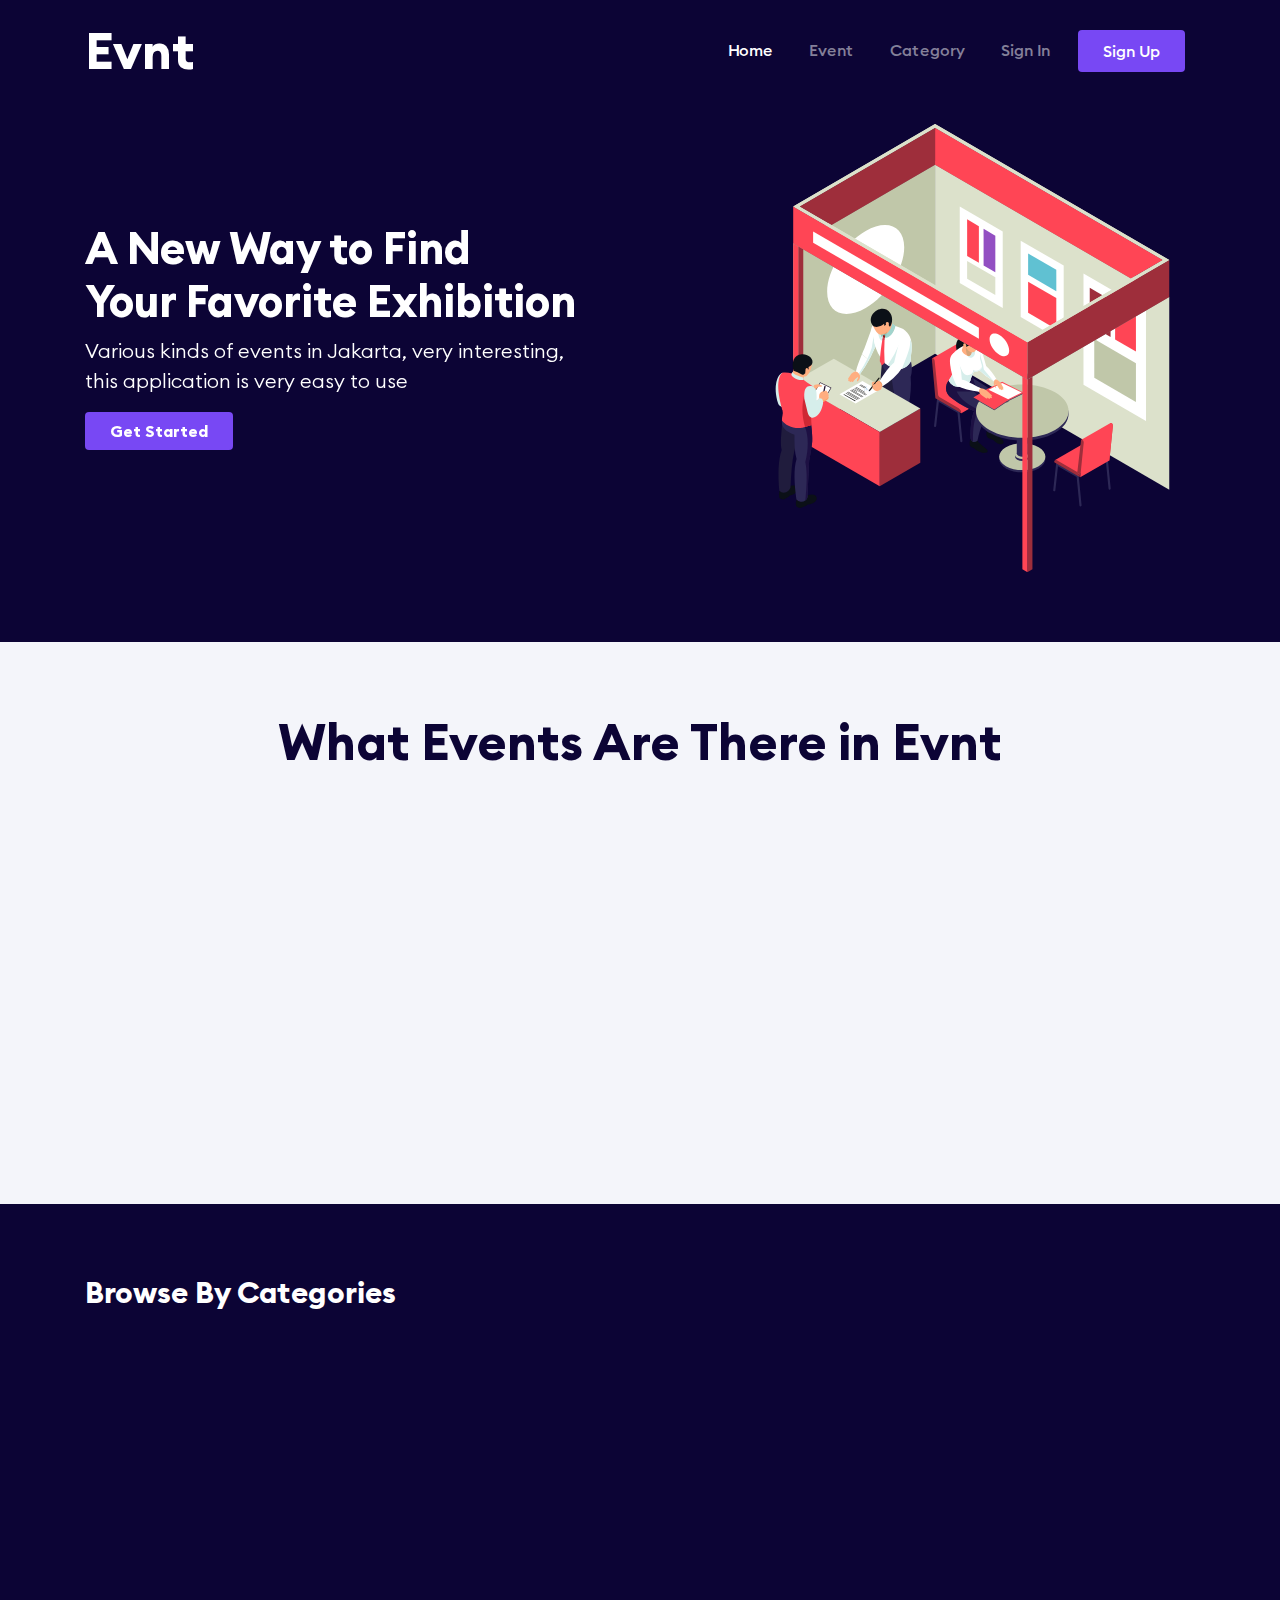
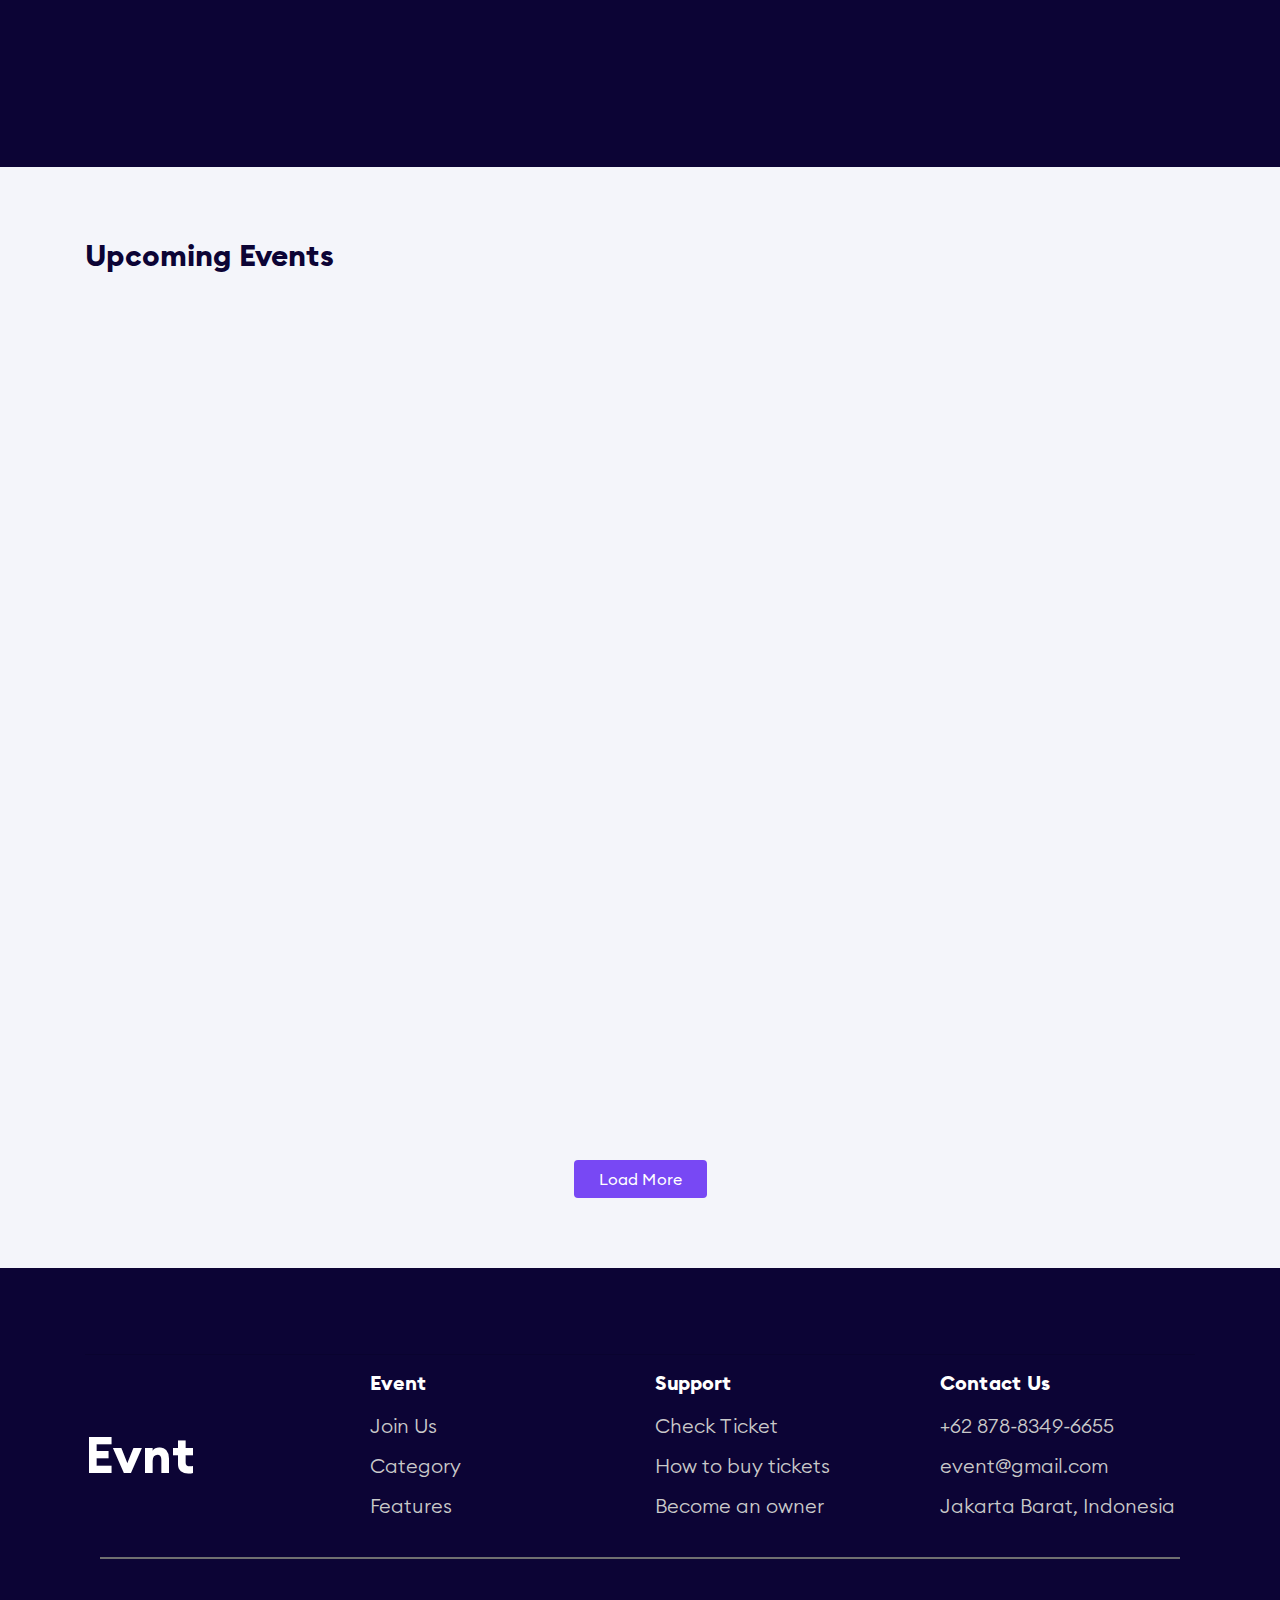
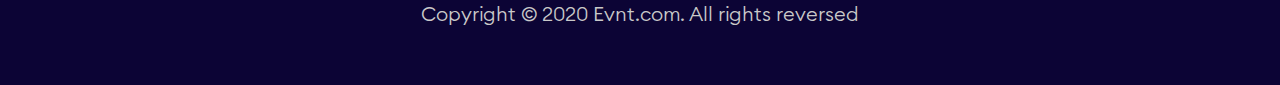
<file: index.html>
<!DOCTYPE html>
<html lang="en" id="home">
  <head>
    <meta charset="utf-8" />
    <meta
      name="viewport"
      content="width=device-width, initial-scale=1, shrink-to-fit=no"
    />
    <meta name="description" content="" />
    <meta name="author" content="" />

    <title>Evnt</title>
    <link
      rel="stylesheet"
      href="https://cdnjs.cloudflare.com/ajax/libs/font-awesome/4.7.0/css/font-awesome.min.css"
    />
    <link href="https://unpkg.com/aos@2.3.1/dist/aos.css" rel="stylesheet" />
    <link href="style/main.css" rel="stylesheet" />
  </head>

  <body>
    <nav
      class="navbar navbar-expand-lg navbar-dark navbar-event fixed-top navbar-fixed-top"
    >
      <div class="container">
        <a class="navbar-brand" href="#">Evnt</a>
        <button
          class="navbar-toggler"
          type="button"
          data-toggle="collapse"
          data-target="#navbarSupportedContent"
        >
          <span class="navbar-toggler-icon"></span>
        </button>

        <div class="collapse navbar-collapse" id="navbarSupportedContent">
          <ul class="navbar-nav ml-auto">
            <li class="nav-item">
              <a class="nav-link active" href="#">Home</a>
            </li>
            <li class="nav-item">
              <a class="nav-link" href="#">Event</a>
            </li>
            <li class="nav-item">
              <a class="nav-link" href="#">Category</a>
            </li>
            <li class="nav-item">
              <a class="nav-link" href="#">Sign In</a>
            </li>
            <li class="nav-item">
              <a class="nav-link btn btn-signup px-4" href="#">Sign Up</a>
            </li>
          </ul>
        </div>
      </div>
    </nav>

    <div class="page-content page-home">
      <section class="section-hero">
        <div class="container">
          <div class="row">
            <div
              class="col-lg-7 col-12 align-self-center"
              data-aos="fade-right"
            >
              <h5>
                A New Way to Find
                <br />
                Your Favorite Exhibition
              </h5>
              <p>
                Various kinds of events in Jakarta, very interesting,
                <br />
                this application is very easy to use
              </p>
              <a href="#" class="btn btn-getstarted px-4">Get Started</a>
            </div>

            <div
              class="col-lg-5 col-12 align-self-center pt-4 d-none d-lg-block"
              data-aos="fade-left"
            >
              <div class="img-hero">
                <img src="images/img-hero.svg" class="img-fluid w-100" alt="" />
              </div>
            </div>
          </div>
        </div>
      </section>

      <section class="section-service">
        <div class="container">
          <h5 class="text-center" data-aos="fade-up">
            What Events Are There in Evnt
          </h5>
          <div class="row justify-content-center">
            <div
              class="col-lg-4 col-12 mb-4"
              data-aos="fade-up"
              data-aos-delay="100"
            >
              <div class="img-service text-center">
                <img src="/images/icon-social.svg" />
              </div>
              <div class="title">
                <h4 class="text-center py-3">Social Event</h4>
              </div>
              <div class="description">
                <p class="text-center">
                  Lorem Ipsum is simply dummy text of the printing and
                  typesetting industry.
                </p>
              </div>
            </div>
            <div
              class="col-lg-4 col-12 mb-4"
              data-aos="fade-up"
              data-aos-delay="200"
            >
              <div class="img-service text-center">
                <img src="/images/icon-ceremony.svg" />
              </div>
              <div class="title">
                <h4 class="text-center py-3">Opening Ceremony</h4>
              </div>
              <div class="description">
                <p class="text-center">
                  Lorem Ipsum is simply dummy text of the printing and
                  typesetting industry.
                </p>
              </div>
            </div>
            <div
              class="col-lg-4 col-12"
              data-aos="fade-up"
              data-aos-delay="300"
            >
              <div class="img-service text-center">
                <img src="/images/icon-exhibition.svg" />
              </div>
              <div class="title">
                <h4 class="text-center py-3">Exhibitions and Fairs</h4>
              </div>
              <div class="description">
                <p class="text-center">
                  Lorem Ipsum is simply dummy text of the printing and
                  typesetting industry.
                </p>
              </div>
            </div>
          </div>
        </div>
      </section>

      <section class="section-category">
        <div class="container">
          <h5>Browse By Categories</h5>
          <div class="row justify-content-center">
            <div
              class="col-lg-4 col-12 category"
              data-aos="fade-up"
              data-aos-delay="100"
            >
              <a href="#">
                <div class="card pl-2">
                  <div class="card-body">
                    <div class="content d-flex">
                      <img
                        src="images/icon-category-1.svg"
                        class="pr-3"
                        alt=""
                      />
                      <div class="desc">
                        <h4>Food & Beverages</h4>
                        <p class="">
                          Lorem Ipsum is simply dummy text of the printing and
                          industry.
                        </p>
                      </div>
                    </div>
                  </div>
                </div>
              </a>
            </div>
            <div
              class="col-lg-4 col-12 category"
              data-aos="fade-up"
              data-aos-delay="200"
            >
              <a href="#">
                <div class="card pl-2">
                  <div class="card-body">
                    <div class="content d-flex">
                      <img
                        src="images/icon-category-2.svg"
                        class="pr-3"
                        alt=""
                      />
                      <div class="desc">
                        <h4>Sports</h4>
                        <p class="">
                          Lorem Ipsum is simply dummy text of the printing and
                          industry.
                        </p>
                      </div>
                    </div>
                  </div>
                </div>
              </a>
            </div>
            <div
              class="col-lg-4 col-12 category"
              data-aos="fade-up"
              data-aos-delay="300"
            >
              <a href="#">
                <div class="card pl-2">
                  <div class="card-body">
                    <div class="content d-flex">
                      <img
                        src="images/icon-category-3.svg"
                        class="pr-3"
                        alt=""
                      />
                      <div class="desc">
                        <h4>Automotives</h4>
                        <p class="">
                          Lorem Ipsum is simply dummy text of the printing and
                          industry.
                        </p>
                      </div>
                    </div>
                  </div>
                </div>
              </a>
            </div>
            <div
              class="col-lg-4 col-12 category"
              data-aos="fade-up"
              data-aos-delay="400"
            >
              <a href="#">
                <div class="card pl-2">
                  <div class="card-body">
                    <div class="content d-flex">
                      <img
                        src="images/icon-category-4.svg"
                        class="pr-3"
                        alt=""
                      />
                      <div class="desc">
                        <h4>Japanese</h4>
                        <p class="">
                          Lorem Ipsum is simply dummy text of the printing and
                          industry.
                        </p>
                      </div>
                    </div>
                  </div>
                </div>
              </a>
            </div>
            <div
              class="col-lg-4 col-12 category"
              data-aos="fade-up"
              data-aos-delay="500"
            >
              <a href="#">
                <div class="card pl-2">
                  <div class="card-body">
                    <div class="content d-flex">
                      <img
                        src="images/icon-category-5.svg"
                        class="pr-3"
                        alt=""
                      />
                      <div class="desc">
                        <h4>Electronics</h4>
                        <p class="">
                          Lorem Ipsum is simply dummy text of the printing and
                          industry.
                        </p>
                      </div>
                    </div>
                  </div>
                </div>
              </a>
            </div>
            <div
              class="col-lg-4 col-12 category"
              data-aos="fade-up"
              data-aos-delay="600"
            >
              <a href="#">
                <div class="card pl-2">
                  <div class="card-body">
                    <div class="content d-flex">
                      <img
                        src="images/icon-category-6.svg"
                        class="pr-3"
                        alt=""
                      />
                      <div class="desc">
                        <h4>Music</h4>
                        <p class="">
                          Lorem Ipsum is simply dummy text of the printing and
                          industry.
                        </p>
                      </div>
                    </div>
                  </div>
                </div>
              </a>
            </div>
          </div>
        </div>
      </section>

      <section class="section-upcomingEvent">
        <div class="container">
          <h5>Upcoming Events</h5>
          <div class="row justify-content-center">
            <div
              class="col-lg-4 col-md-6 col-12 upcoming-event"
              data-aos="fade-up"
              data-aos-delay="100"
            >
              <a href="#">
                <div class="card">
                  <img
                    class="card-img-top"
                    src="images/1.jpg"
                    alt="Card image cap"
                  />
                  <div class="card-body">
                    <div class="d-flex">
                      <div class="date pr-4 align-self-center">
                        <div class="month">OKT</div>
                        <div class="date">20</div>
                      </div>
                      <div class="desc">
                        <div class="title-event">Indonesia Food Diary</div>
                        <div class="location-event">
                          Jakarta Barat, Indonesia
                        </div>
                        <div class="price-event">Rp200.000</div>
                      </div>
                    </div>
                  </div>
                </div>
              </a>
            </div>
            <div
              class="col-lg-4 col-md-6 col-12 upcoming-event"
              data-aos="fade-up"
              data-aos-delay="200"
            >
              <a href="#">
                <div class="card">
                  <img
                    class="card-img-top"
                    src="images/2.jpg"
                    alt="Card image cap"
                  />
                  <div class="card-body">
                    <div class="d-flex">
                      <div class="date pr-4 align-self-center">
                        <div class="month">OKT</div>
                        <div class="date">20</div>
                      </div>
                      <div class="desc">
                        <div class="title-event">DWS x Budi Doremi</div>
                        <div class="location-event">
                          Jakarta Barat, Indonesia
                        </div>
                        <div class="price-event">Rp200.000</div>
                      </div>
                    </div>
                  </div>
                </div>
              </a>
            </div>
            <div
              class="col-lg-4 col-md-6 col-12 upcoming-event"
              data-aos="fade-up"
              data-aos-delay="300"
            >
              <a href="#">
                <div class="card">
                  <img
                    class="card-img-top"
                    src="images/3.jpg"
                    alt="Card image cap"
                  />
                  <div class="card-body">
                    <div class="d-flex">
                      <div class="date pr-4 align-self-center">
                        <div class="month">OKT</div>
                        <div class="date">20</div>
                      </div>
                      <div class="desc">
                        <div class="title-event">Allbase Jange Reonian</div>
                        <div class="location-event">
                          Jakarta Barat, Indonesia
                        </div>
                        <div class="price-event">Rp200.000</div>
                      </div>
                    </div>
                  </div>
                </div>
              </a>
            </div>
            <div
              class="col-lg-4 col-md-6 col-12 upcoming-event"
              data-aos="fade-up"
              data-aos-delay="400"
            >
              <a href="#">
                <div class="card">
                  <img
                    class="card-img-top"
                    src="images/4.jpg"
                    alt="Card image cap"
                  />
                  <div class="card-body">
                    <div class="d-flex">
                      <div class="date pr-4 align-self-center">
                        <div class="month">OKT</div>
                        <div class="date">20</div>
                      </div>
                      <div class="desc">
                        <div class="title-event">Street Meal In The Dark</div>
                        <div class="location-event">
                          Jakarta Barat, Indonesia
                        </div>
                        <div class="price-event">Rp200.000</div>
                      </div>
                    </div>
                  </div>
                </div>
              </a>
            </div>
            <div
              class="col-lg-4 col-md-6 col-12 upcoming-event"
              data-aos="fade-up"
              data-aos-delay="500"
            >
              <a href="#">
                <div class="card">
                  <img
                    class="card-img-top"
                    src="images/5.jpg"
                    alt="Card image cap"
                  />
                  <div class="card-body">
                    <div class="d-flex">
                      <div class="date pr-4 align-self-center">
                        <div class="month">OKT</div>
                        <div class="date">20</div>
                      </div>
                      <div class="desc">
                        <div class="title-event">Seafood Diary</div>
                        <div class="location-event">
                          Jakarta Barat, Indonesia
                        </div>
                        <div class="price-event">Rp200.000</div>
                      </div>
                    </div>
                  </div>
                </div>
              </a>
            </div>
            <div
              class="col-lg-4 col-md-6 col-12 upcoming-event"
              data-aos="fade-up"
              data-aos-delay="600"
            >
              <a href="#">
                <div class="card">
                  <img
                    class="card-img-top"
                    src="images/6.jpg"
                    alt="Card image cap"
                  />
                  <div class="card-body">
                    <div class="d-flex">
                      <div class="date pr-4 align-self-center">
                        <div class="month">OKT</div>
                        <div class="date">20</div>
                      </div>
                      <div class="desc">
                        <div class="title-event">Musical Dramatic</div>
                        <div class="location-event">
                          Jakarta Barat, Indonesia
                        </div>
                        <div class="price-event">Rp200.000</div>
                      </div>
                    </div>
                  </div>
                </div>
              </a>
            </div>
            <div class="btn btn-seemore text-center mt-5 px-4">Load More</div>
          </div>
        </div>
      </section>
    </div>
    <footer>
      <div class="container">
        <hr />
        <div class="row justify-content-center">
          <div class="col-12">
            <div class="row">
              <div class="col-12 col-lg-3 align-self-center name-footer">
                <a href="#" class="logo-event">Evnt</a>
              </div>
              <div class="col-12 col-lg-3 name-footer">
                <h4 class="mb-3">Event</h4>
                <ul class="list-unstyled">
                  <li>
                    <a href=""> Join Us </a>
                  </li>
                  <li>
                    <a href=""> Category </a>
                  </li>
                  <li>
                    <a href=""> Features </a>
                  </li>
                </ul>
              </div>
              <div class="col-12 col-lg-3 name-footer">
                <h4 class="mb-3">Support</h4>
                <ul class="list-unstyled">
                  <li>
                    <a href=""> Check Ticket </a>
                  </li>
                  <li>
                    <a href=""> How to buy tickets </a>
                  </li>
                  <li>
                    <a href=""> Become an owner </a>
                  </li>
                </ul>
              </div>
              <div class="col-12 col-lg-3 name-footer">
                <h4 class="mb-3">Contact Us</h4>
                <ul class="list-unstyled">
                  <li>
                    <a href=""> +62 878-8349-6655 </a>
                  </li>
                  <li>
                    <a href=""> event@gmail.com </a>
                  </li>
                  <li>
                    <a href=""> Jakarta Barat, Indonesia </a>
                  </li>
                </ul>
              </div>
            </div>
          </div>
        </div>
        <div class="col-12 text-center">
          <div class="line"></div>
          <p>Copyright © 2020 Evnt.com. All rights reversed</p>
        </div>
      </div>
    </footer>

    <!-- Bootstrap core JavaScript -->
    <script src="vendor/jquery/jquery.js"></script>
    <script src="vendor/bootstrap/js/bootstrap.bundle.min.js"></script>
    <script src="https://unpkg.com/aos@2.3.1/dist/aos.js"></script>
    <script src="scripts/main.js"></script>
  </body>
</html>
</file>
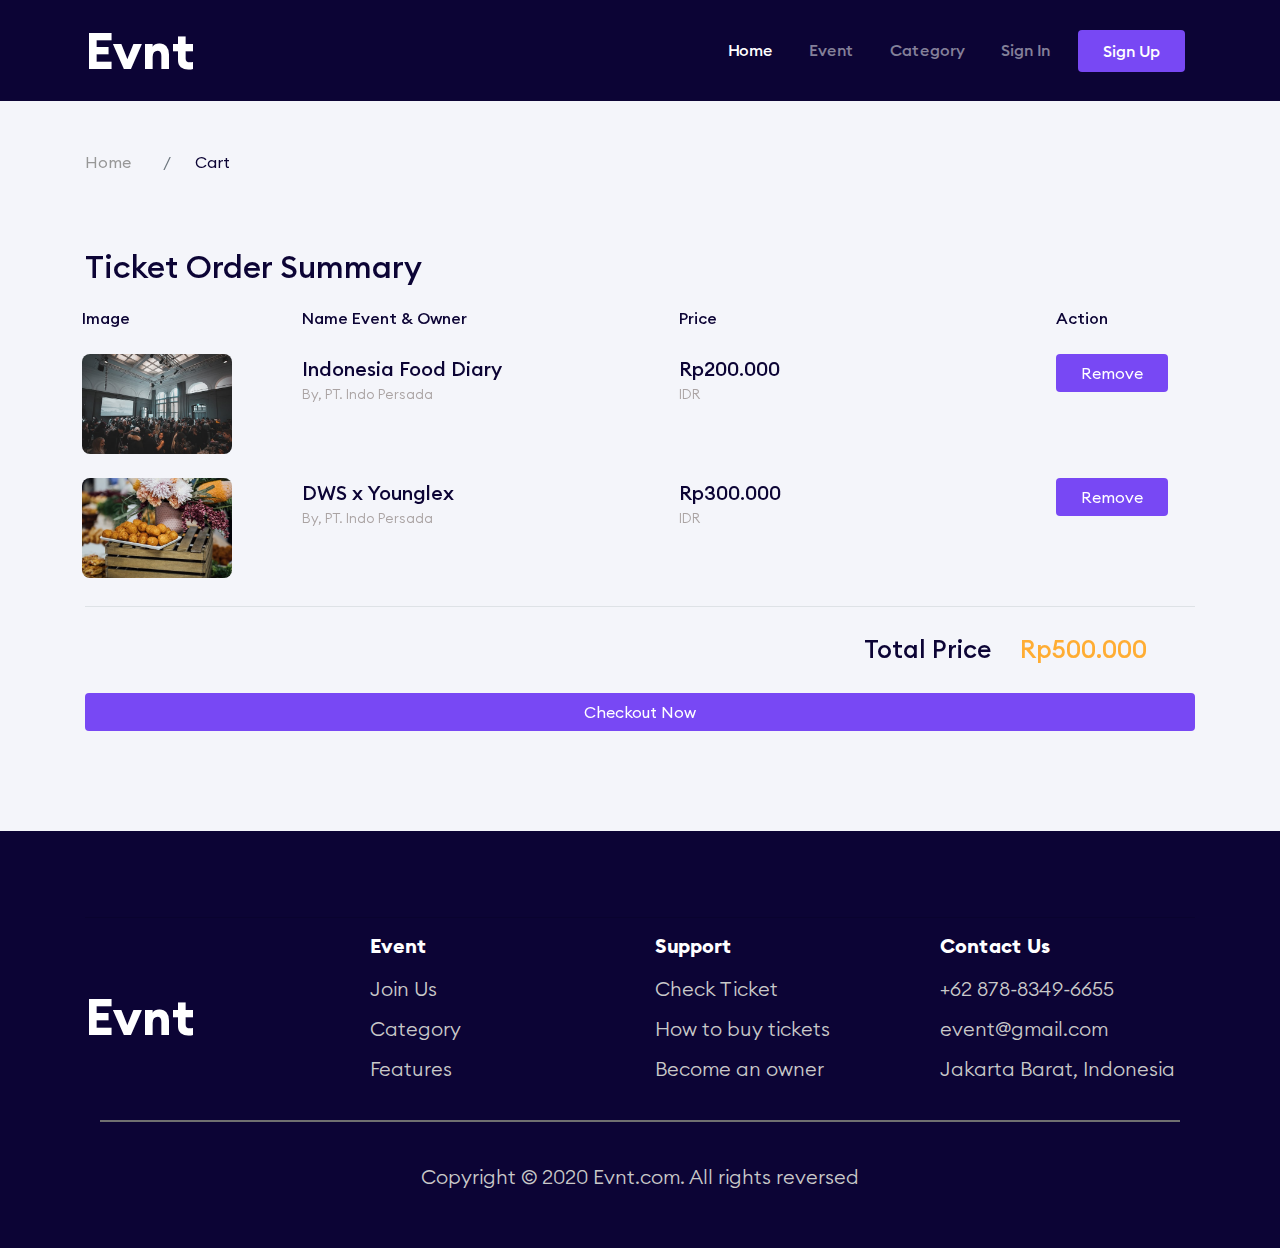
<file: cart.html>
<!DOCTYPE html>
<html lang="en" id="home">
  <head>
    <meta charset="utf-8" />
    <meta
      name="viewport"
      content="width=device-width, initial-scale=1, shrink-to-fit=no"
    />
    <meta name="description" content="" />
    <meta name="author" content="" />

    <title>Evnt</title>
    <link
      rel="stylesheet"
      href="https://cdnjs.cloudflare.com/ajax/libs/font-awesome/4.7.0/css/font-awesome.min.css"
    />
    <link href="https://unpkg.com/aos@2.3.1/dist/aos.css" rel="stylesheet" />
    <link href="style/main.css" rel="stylesheet" />
  </head>

  <body>
    <nav
      class="navbar navbar-expand-lg navbar-dark navbar-event fixed-top navbar-fixed-top"
    >
      <div class="container">
        <a class="navbar-brand" href="#">Evnt</a>
        <button
          class="navbar-toggler"
          type="button"
          data-toggle="collapse"
          data-target="#navbarSupportedContent"
        >
          <span class="navbar-toggler-icon"></span>
        </button>

        <div class="collapse navbar-collapse" id="navbarSupportedContent">
          <ul class="navbar-nav ml-auto">
            <li class="nav-item">
              <a class="nav-link active" href="#">Home</a>
            </li>
            <li class="nav-item">
              <a class="nav-link" href="#">Event</a>
            </li>
            <li class="nav-item">
              <a class="nav-link" href="#">Category</a>
            </li>
            <li class="nav-item">
              <a class="nav-link" href="#">Sign In</a>
            </li>
            <li class="nav-item">
              <a class="nav-link btn btn-signup px-4" href="#">Sign Up</a>
            </li>
          </ul>
        </div>
      </div>
    </nav>

    <div class="page-content page-cart">
      <section class="section-breadcrumbs">
        <div class="container">
          <div class="row" data-aos="fade-down" data-aos-duration="1000">
            <div class="col-6">
              <nav>
                <ol class="breadcrumb">
                  <li class="breadcrumb-item">
                    <a href="/index.html">Home</a>
                  </li>

                  <li class="breadcrumb-item active">Cart</li>
                </ol>
              </nav>
            </div>
          </div>
        </div>
      </section>

      <section class="section-order-tiket">
        <div class="container">
          <h2
            class="pt-5"
            data-aos="fade-right"
            data-aos-duration="1000"
            data-aos-delay="100"
          >
            Ticket Order Summary
          </h2>
          <div
            class="row"
            data-aos="fade-right"
            data-aos-duration="1000"
            data-aos-delay="200"
          >
            <div class="col-lg-12">
              <table class="table table-borderless table-responsive table-cart">
                <thead>
                  <tr>
                    <td>Image</td>
                    <td>Name Event &amp; Owner</td>
                    <td>Price</td>
                    <td>Action</td>
                  </tr>
                </thead>
                <tbody>
                  <tr>
                    <td style="width: 20%">
                      <img src="images/1.jpg" alt="" class="cart-image" />
                    </td>
                    <td style="width: 35%">
                      <div class="event-title">Indonesia Food Diary</div>
                      <div class="event-subtitle">By, PT. Indo Persada</div>
                    </td>
                    <td style="width: 35%">
                      <div class="event-title">Rp200.000</div>
                      <div class="event-subtitle">IDR</div>
                    </td>
                    <td style="width: 35%">
                      <a href="#" class="btn btn-remove px-4">Remove</a>
                    </td>
                  </tr>
                  <tr>
                    <td style="width: 20%">
                      <img src="images/3.jpg" alt="" class="cart-image" />
                    </td>
                    <td style="width: 35%">
                      <div class="event-title">DWS x Younglex</div>
                      <div class="event-subtitle">By, PT. Indo Persada</div>
                    </td>
                    <td style="width: 35%">
                      <div class="event-title">Rp300.000</div>
                      <div class="event-subtitle">IDR</div>
                    </td>
                    <td style="width: 35%">
                      <a href="#" class="btn btn-remove px-4">Remove</a>
                    </td>
                  </tr>
                </tbody>
              </table>
              <div class="border-bottom"></div>
              <div class="text-right total-price mt-4 mr-5">
                <span class="text-total mr-4">Total Price</span>
                <span class="text-price">Rp500.000</span>
              </div>
              <a href="#" class="btn btn-checkout d-block mt-4">Checkout Now</a>
            </div>
          </div>
        </div>
      </section>
    </div>
    <footer>
      <div class="container">
        <hr />
        <div class="row justify-content-center">
          <div class="col-12">
            <div class="row">
              <div class="col-12 col-lg-3 align-self-center name-footer">
                <a href="#" class="logo-event">Evnt</a>
              </div>
              <div class="col-12 col-lg-3 name-footer">
                <h4 class="mb-3">Event</h4>
                <ul class="list-unstyled">
                  <li>
                    <a href=""> Join Us </a>
                  </li>
                  <li>
                    <a href=""> Category </a>
                  </li>
                  <li>
                    <a href=""> Features </a>
                  </li>
                </ul>
              </div>
              <div class="col-12 col-lg-3 name-footer">
                <h4 class="mb-3">Support</h4>
                <ul class="list-unstyled">
                  <li>
                    <a href=""> Check Ticket </a>
                  </li>
                  <li>
                    <a href=""> How to buy tickets </a>
                  </li>
                  <li>
                    <a href=""> Become an owner </a>
                  </li>
                </ul>
              </div>
              <div class="col-12 col-lg-3 name-footer">
                <h4 class="mb-3">Contact Us</h4>
                <ul class="list-unstyled">
                  <li>
                    <a href=""> +62 878-8349-6655 </a>
                  </li>
                  <li>
                    <a href=""> event@gmail.com </a>
                  </li>
                  <li>
                    <a href=""> Jakarta Barat, Indonesia </a>
                  </li>
                </ul>
              </div>
            </div>
          </div>
        </div>
        <div class="col-12 text-center">
          <div class="line"></div>
          <p>Copyright © 2020 Evnt.com. All rights reversed</p>
        </div>
      </div>
    </footer>

    <!-- Bootstrap core JavaScript -->
    <script src="vendor/jquery/jquery.js"></script>
    <script src="vendor/bootstrap/js/bootstrap.bundle.min.js"></script>
    <script src="https://unpkg.com/aos@2.3.1/dist/aos.js"></script>
    <script src="scripts/main.js"></script>
  </body>
</html>
</file>
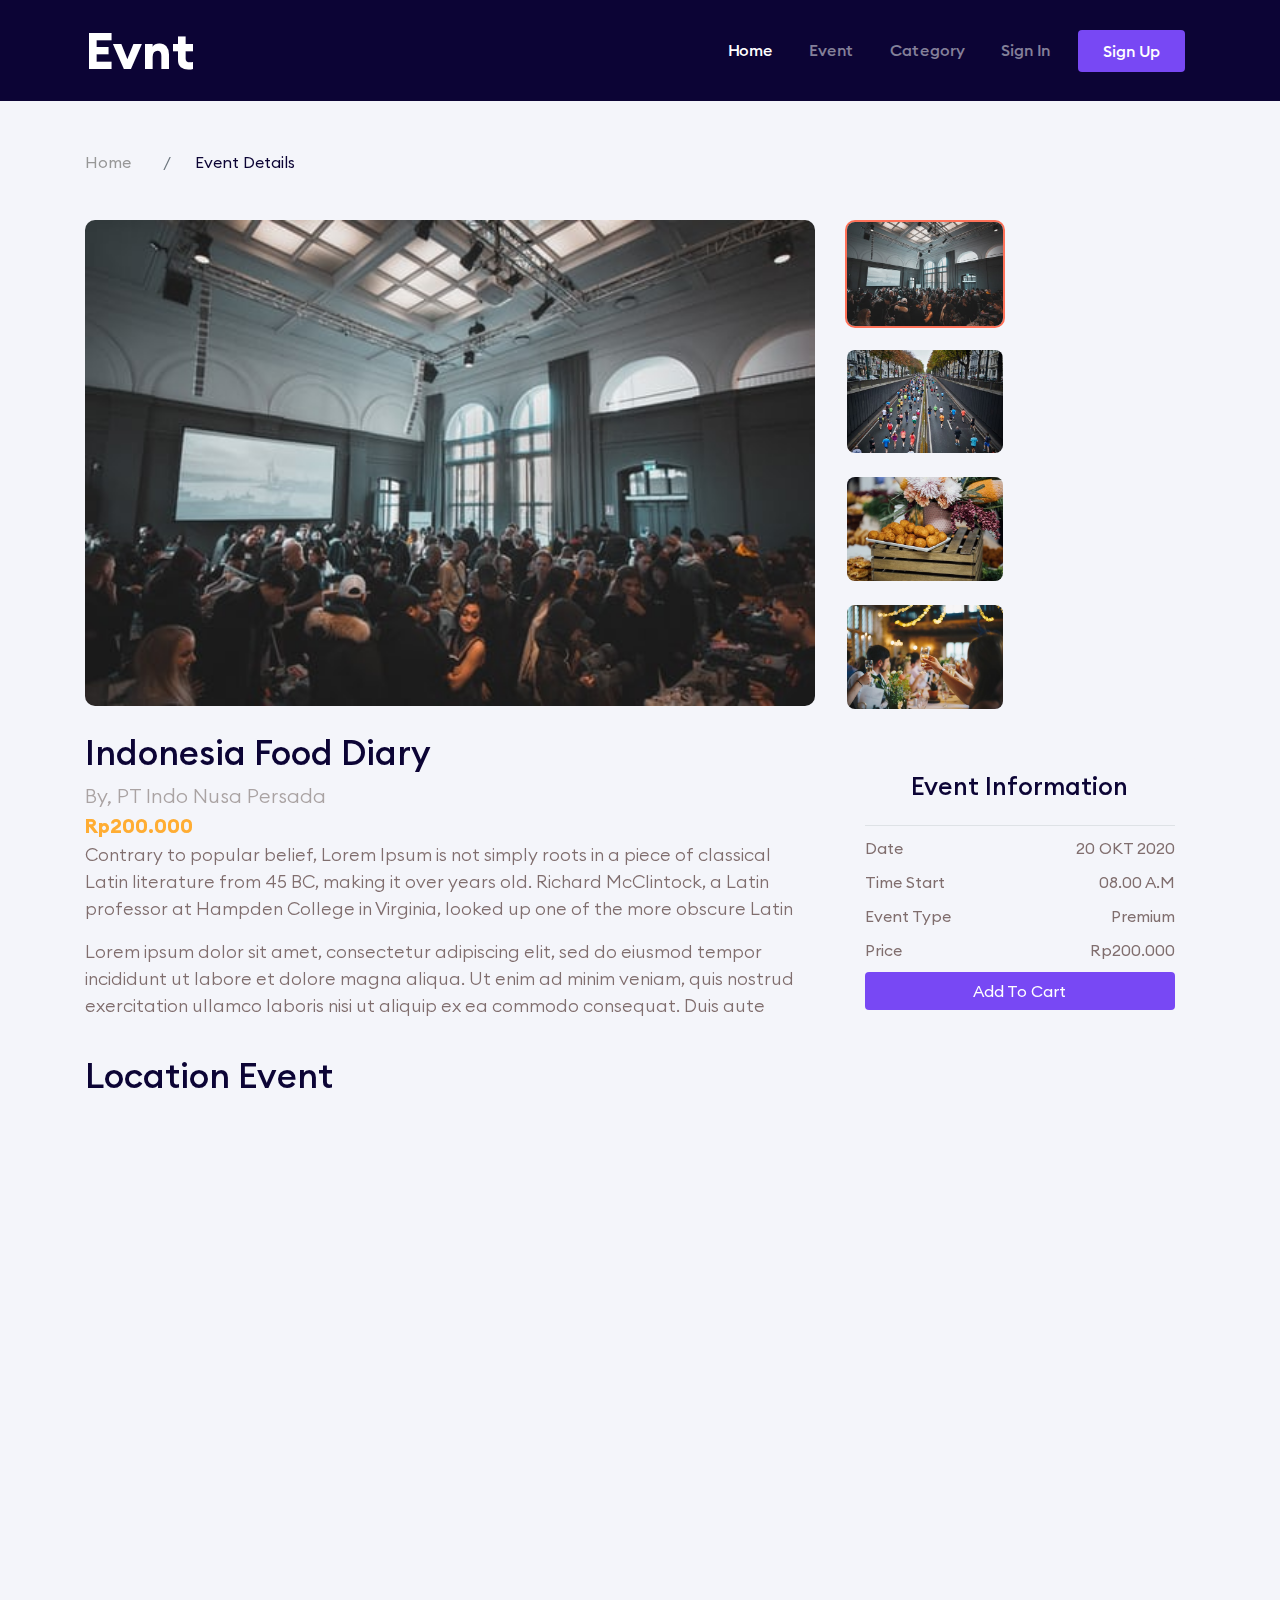
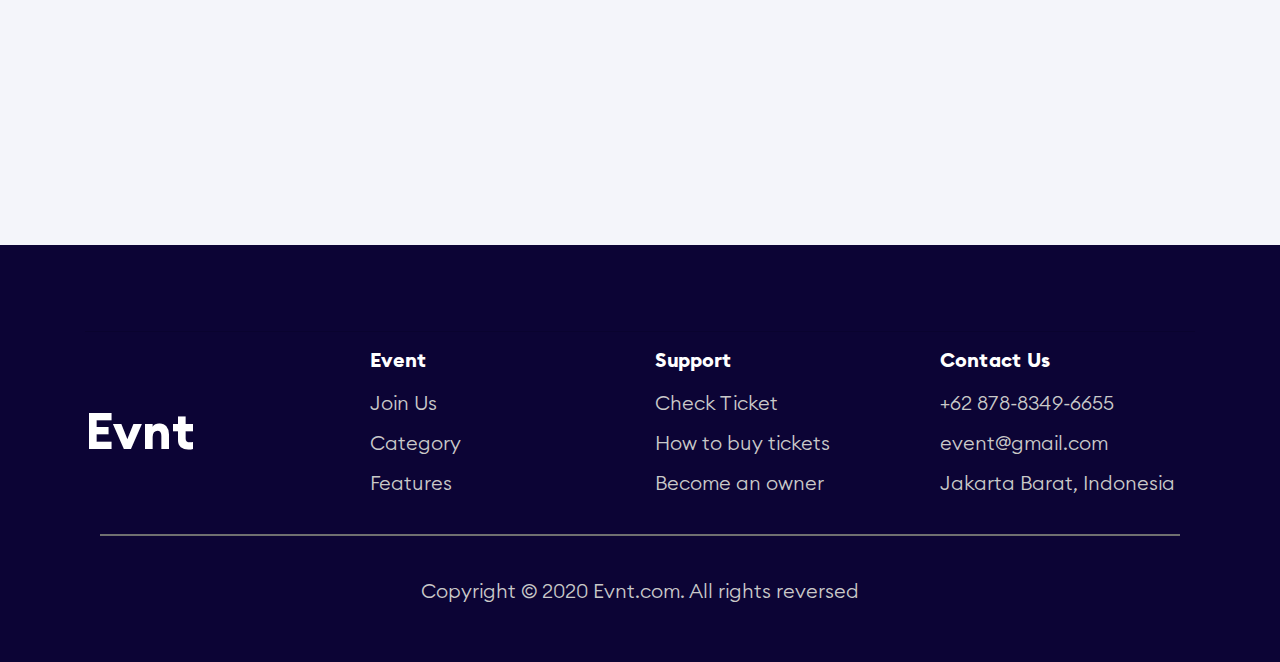
<file: details.html>
<!DOCTYPE html>
<html lang="en" id="home">
  <head>
    <meta charset="utf-8" />
    <meta
      name="viewport"
      content="width=device-width, initial-scale=1, shrink-to-fit=no"
    />
    <meta name="description" content="" />
    <meta name="author" content="" />

    <title>Evnt</title>
    <link
      rel="stylesheet"
      href="https://cdnjs.cloudflare.com/ajax/libs/font-awesome/4.7.0/css/font-awesome.min.css"
    />
    <link href="https://unpkg.com/aos@2.3.1/dist/aos.css" rel="stylesheet" />
    <link href="style/main.css" rel="stylesheet" />
  </head>

  <body>
    <nav
      class="navbar navbar-expand-lg navbar-dark navbar-event fixed-top navbar-fixed-top"
    >
      <div class="container">
        <a class="navbar-brand" href="#">Evnt</a>
        <button
          class="navbar-toggler"
          type="button"
          data-toggle="collapse"
          data-target="#navbarSupportedContent"
        >
          <span class="navbar-toggler-icon"></span>
        </button>

        <div class="collapse navbar-collapse" id="navbarSupportedContent">
          <ul class="navbar-nav ml-auto">
            <li class="nav-item">
              <a class="nav-link active" href="#">Home</a>
            </li>
            <li class="nav-item">
              <a class="nav-link" href="#">Event</a>
            </li>
            <li class="nav-item">
              <a class="nav-link" href="#">Category</a>
            </li>
            <li class="nav-item">
              <a class="nav-link" href="#">Sign In</a>
            </li>
            <li class="nav-item">
              <a class="nav-link btn btn-signup px-4" href="#">Sign Up</a>
            </li>
          </ul>
        </div>
      </div>
    </nav>

    <div class="page-content page-details">
      <section class="section-breadcrumbs">
        <div class="container">
          <div class="row" data-aos="fade-down" data-aos-duration="1000">
            <div class="col-12">
              <nav>
                <ol class="breadcrumb">
                  <li class="breadcrumb-item">
                    <a href="/index.html">Home</a>
                  </li>

                  <li class="breadcrumb-item active">Event Details</li>
                </ol>
              </nav>
            </div>
          </div>
        </div>
      </section>

      <section class="event-gallery" id="gallery">
        <div class="container">
          <div class="row">
            <div class="col-lg-8" data-aos="zoom-in">
              <transition name="slide-fade" mode="out-in">
                <img
                  :src="photos[activePhoto].url"
                  :key="photos[activePhoto].id"
                  class="w-100 main-image"
                  alt=""
                />
              </transition>
            </div>
            <div class="col-lg-2">
              <div class="row">
                <div
                  class="col-3 col-lg-12 mt-2 mt-lg-0"
                  v-for="(photo, index) in photos"
                  :key="photo.id"
                  data-aos="zoom-in"
                  data-aos-delay="100"
                >
                  <a href="#" @click="changeActive(index)">
                    <img
                      :src="photo.url"
                      class="w-100 thumbnail-image"
                      :class="{ active: index == activePhoto }"
                      alt=""
                    />
                  </a>
                </div>
              </div>
            </div>
          </div>
        </div>
      </section>

      <section class="section-information">
        <div class="container">
          <div class="row" data-aos="fade-up" data-aos-delay="200">
            <div class="col-lg-8">
              <div class="title-event">
                <h2>Indonesia Food Diary</h2>
              </div>
              <div class="owner-event">By, PT Indo Nusa Persada</div>
              <div class="price">Rp200.000</div>
              <div class="description">
                <p>
                  Contrary to popular belief, Lorem Ipsum is not simply roots in
                  a piece of classical Latin literature from 45 BC, making it
                  over years old. Richard McClintock, a Latin professor at
                  Hampden College in Virginia, looked up one of the more obscure
                  Latin
                </p>

                <p>
                  Lorem ipsum dolor sit amet, consectetur adipiscing elit, sed
                  do eiusmod tempor incididunt ut labore et dolore magna aliqua.
                  Ut enim ad minim veniam, quis nostrud exercitation ullamco
                  laboris nisi ut aliquip ex ea commodo consequat. Duis aute
                </p>
              </div>
            </div>

            <div class="col-lg-4 align-self-center event-information">
              <div class="card">
                <div class="card-body">
                  <h4 class="text-center mb-4">Event Information</h4>
                  <div class="border-top"></div>
                  <div class="item-information d-flex justify-content-between">
                    <div class="date">Date</div>
                    <div class="">20 OKT 2020</div>
                  </div>
                  <div class="item-information d-flex justify-content-between">
                    <div class="date">Time Start</div>
                    <div class="">08.00 A.M</div>
                  </div>
                  <div class="item-information d-flex justify-content-between">
                    <div class="type">Event Type</div>
                    <div class="">Premium</div>
                  </div>
                  <div class="item-information d-flex justify-content-between">
                    <div class="type">Price</div>
                    <div class="">Rp200.000</div>
                  </div>
                  <a
                    href="/cart.html"
                    class="btn btn-add px-4 text-white btn-block mb-3"
                    >Add To Cart
                  </a>
                </div>
              </div>
            </div>
          </div>
        </div>
      </section>

      <section class="section-location">
        <div class="container">
          <div class="row" data-aos="fade-up" data-aos-duration="2000">
            <div class="col-lg-12">
              <h2 class="mb-4 mt-2">Location Event</h2>
              <div class="embed-responsive embed-responsive-16by9">
                <iframe
                  src="https://www.google.com/maps/embed?pb=!1m18!1m12!1m3!1d3966.7912227718225!2d106.80950214876135!3d-6.158710195519153!2m3!1f0!2f0!3f0!3m2!1i1024!2i768!4f13.1!3m3!1m2!1s0x2e69f6737e84a307%3A0xa26802c9157ebd73!2sEvent%20Organizer!5e0!3m2!1sid!2sid!4v1600315683647!5m2!1sid!2sid"
                  width="600"
                  height="450"
                  frameborder="0"
                  style="border: 0"
                  allowfullscreen=""
                  aria-hidden="false"
                  tabindex="0"
                ></iframe>
              </div>
            </div>
          </div>
        </div>
      </section>
    </div>
    <footer>
      <div class="container">
        <hr />
        <div class="row justify-content-center">
          <div class="col-12">
            <div class="row">
              <div class="col-12 col-lg-3 align-self-center name-footer">
                <a href="#" class="logo-event">Evnt</a>
              </div>
              <div class="col-12 col-lg-3 name-footer">
                <h4 class="mb-3">Event</h4>
                <ul class="list-unstyled">
                  <li>
                    <a href=""> Join Us </a>
                  </li>
                  <li>
                    <a href=""> Category </a>
                  </li>
                  <li>
                    <a href=""> Features </a>
                  </li>
                </ul>
              </div>
              <div class="col-12 col-lg-3 name-footer">
                <h4 class="mb-3">Support</h4>
                <ul class="list-unstyled">
                  <li>
                    <a href=""> Check Ticket </a>
                  </li>
                  <li>
                    <a href=""> How to buy tickets </a>
                  </li>
                  <li>
                    <a href=""> Become an owner </a>
                  </li>
                </ul>
              </div>
              <div class="col-12 col-lg-3 name-footer">
                <h4 class="mb-3">Contact Us</h4>
                <ul class="list-unstyled">
                  <li>
                    <a href=""> +62 878-8349-6655 </a>
                  </li>
                  <li>
                    <a href=""> event@gmail.com </a>
                  </li>
                  <li>
                    <a href=""> Jakarta Barat, Indonesia </a>
                  </li>
                </ul>
              </div>
            </div>
          </div>
        </div>
        <div class="col-12 text-center">
          <div class="line"></div>
          <p>Copyright © 2020 Evnt.com. All rights reversed</p>
        </div>
      </div>
    </footer>

    <!-- Bootstrap core JavaScript -->
    <script src="vendor/jquery/jquery.js"></script>
    <script src="vendor/bootstrap/js/bootstrap.bundle.min.js"></script>
    <script src="https://unpkg.com/aos@2.3.1/dist/aos.js"></script>
    <script src="vendor/vue/vue.js"></script>
    <script>
      var gallery = new Vue({
        el: "#gallery",
        data: {
          activePhoto: 0,
          photos: [
            {
              id: 1,
              url: "images/1.jpg",
            },

            {
              id: 2,
              url: "images/2.jpg",
            },

            {
              id: 3,
              url: "images/3.jpg",
            },

            {
              id: 4,
              url: "images/4.jpg",
            },
          ],
        },
        methods: {
          changeActive(id) {
            this.activePhoto = id;
          },
        },
      });
    </script>
    <script src="scripts/main.js"></script>
  </body>
</html>
</file>
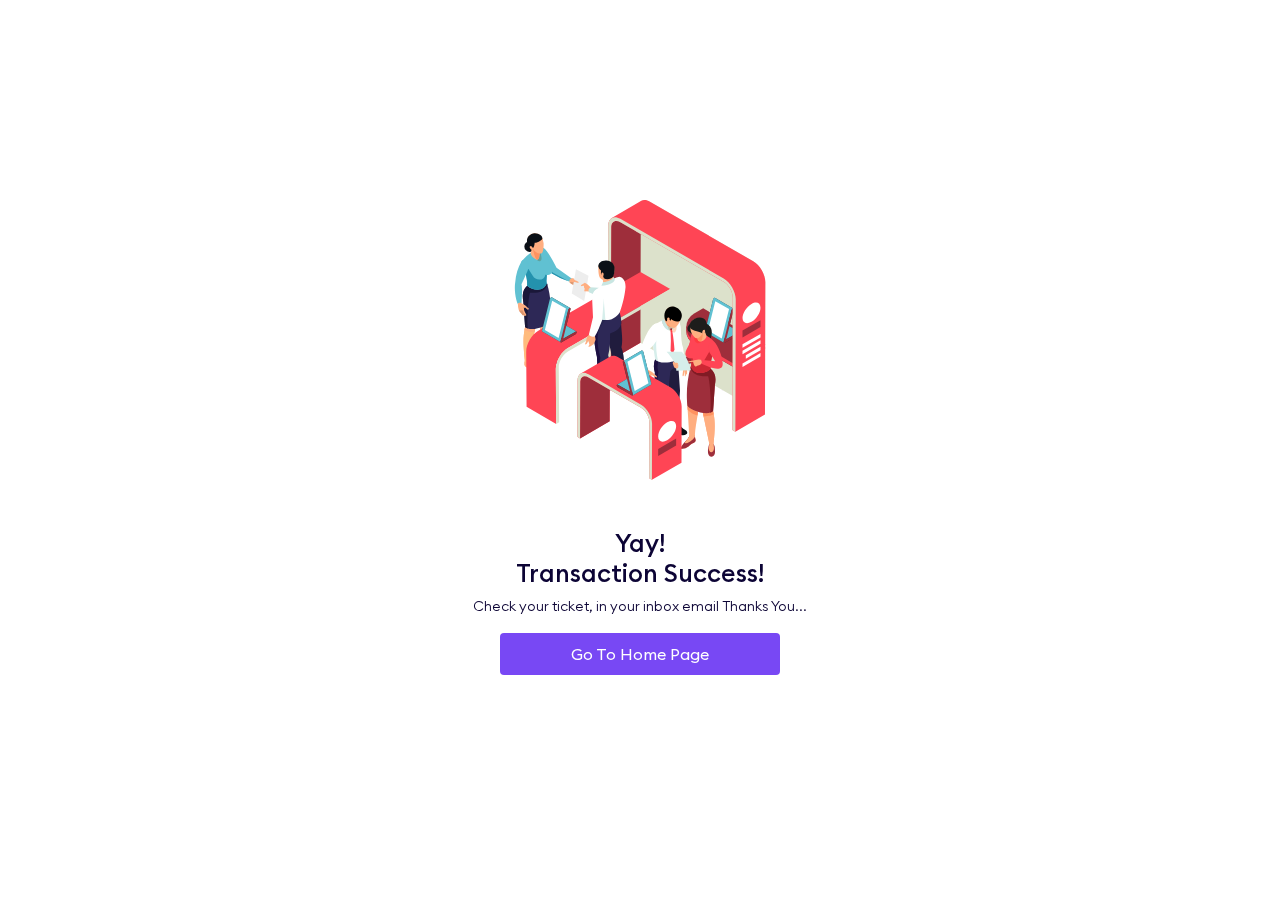
<file: success.html>
<!DOCTYPE html>
<html lang="en" id="home">
  <head>
    <meta charset="utf-8" />
    <meta
      name="viewport"
      content="width=device-width, initial-scale=1, shrink-to-fit=no"
    />
    <meta name="description" content="" />
    <meta name="author" content="" />

    <title>Evnt</title>
    <link
      rel="stylesheet"
      href="https://cdnjs.cloudflare.com/ajax/libs/font-awesome/4.7.0/css/font-awesome.min.css"
    />
    <link href="https://unpkg.com/aos@2.3.1/dist/aos.css" rel="stylesheet" />
    <link href="style/main.css" rel="stylesheet" />
  </head>

  <body>
    <div class="page-content page-success">
      <div class="container">
        <div
          class="row align-items-center row-success justify-content-center"
          data-aos="zoom-in"
        >
          <div class="col-lg-6 text-center">
            <div class="img-success">
              <img
                src="images/img-success.svg"
                class="w-100"
                alt="Image Success"
              />
              <h2 class="text-center mt-5">Yay! <br />Transaction Success!</h2>
              <div class="message text-center">
                <p>Check your ticket, in your inbox email Thanks You...</p>
              </div>

              <a href="/index.html" class="btn btn-home-page">
                Go To Home Page</a
              >
            </div>
          </div>
        </div>
      </div>
    </div>

    <!-- Bootstrap core JavaScript -->
    <script src="vendor/jquery/jquery.js"></script>
    <script src="vendor/bootstrap/js/bootstrap.bundle.min.js"></script>
    <script src="https://unpkg.com/aos@2.3.1/dist/aos.js"></script>
    <script src="scripts/main.js"></script>
  </body>
</html>
</file>
